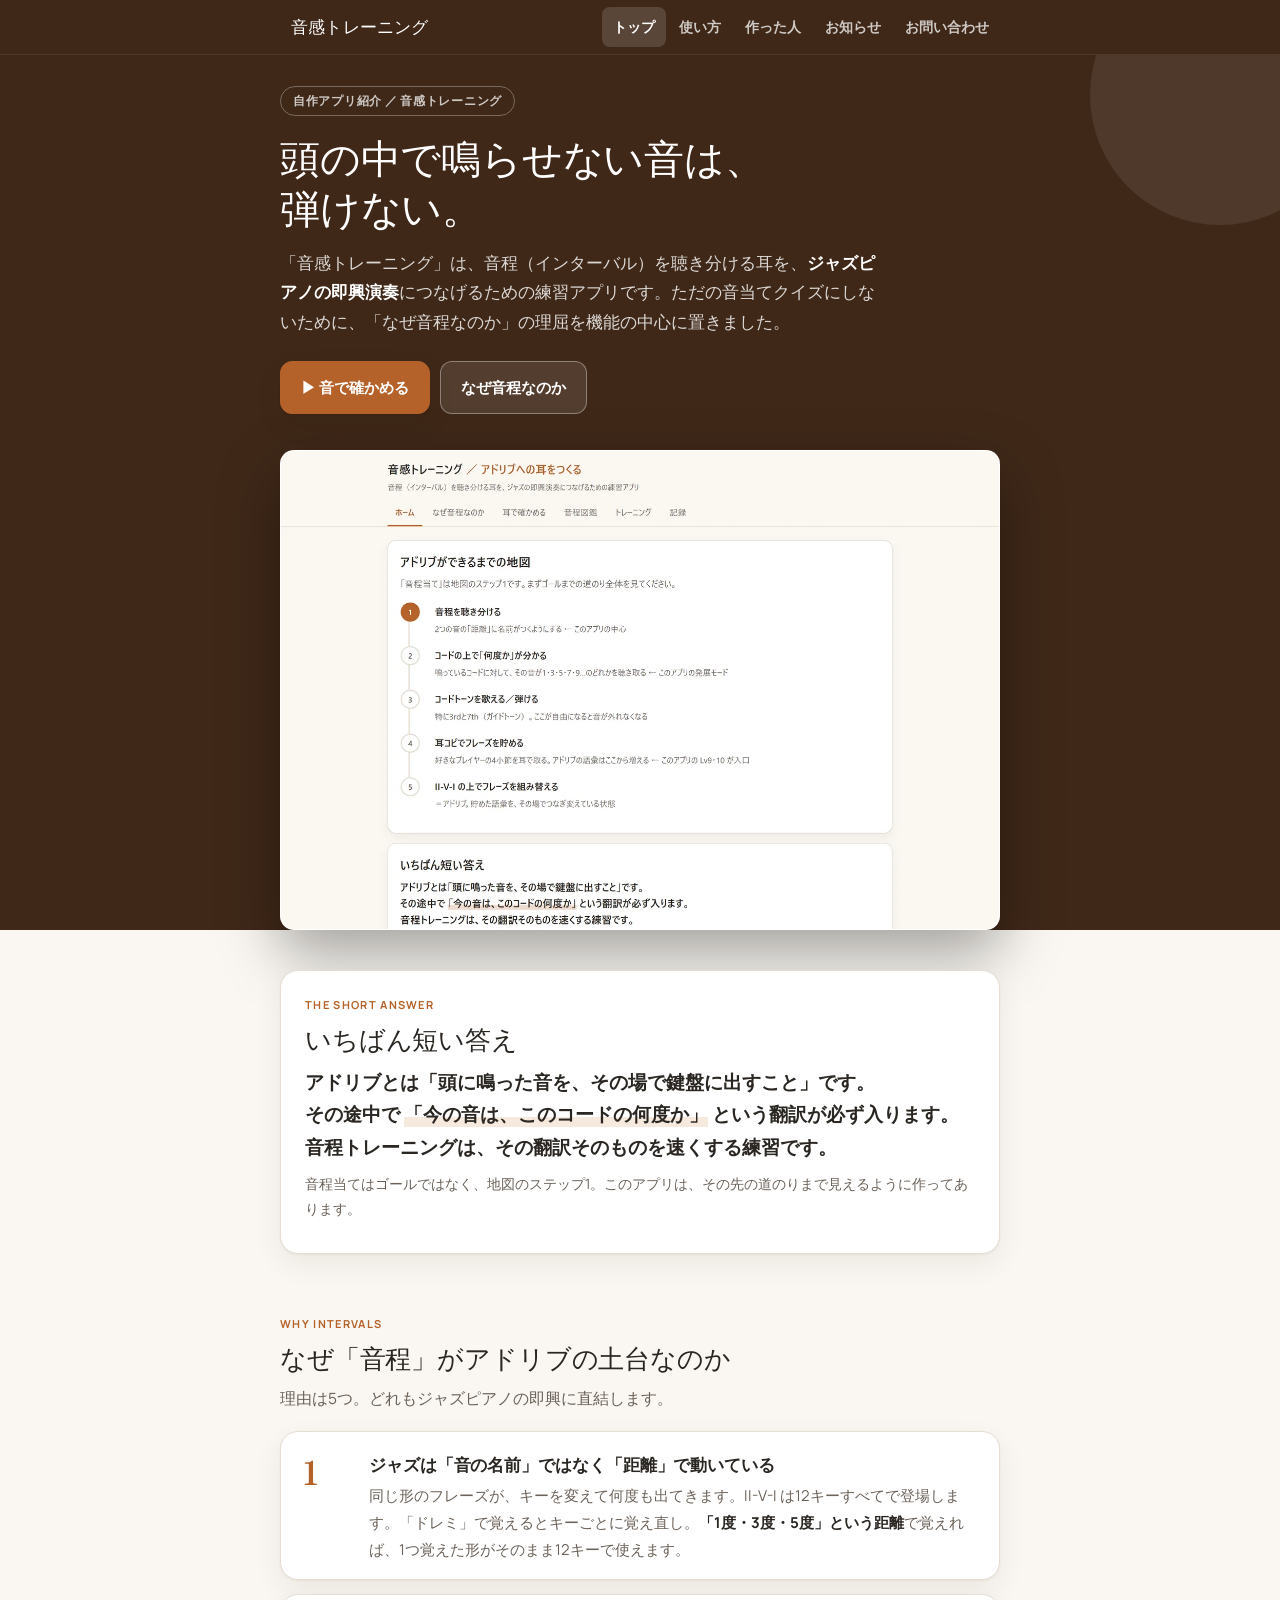
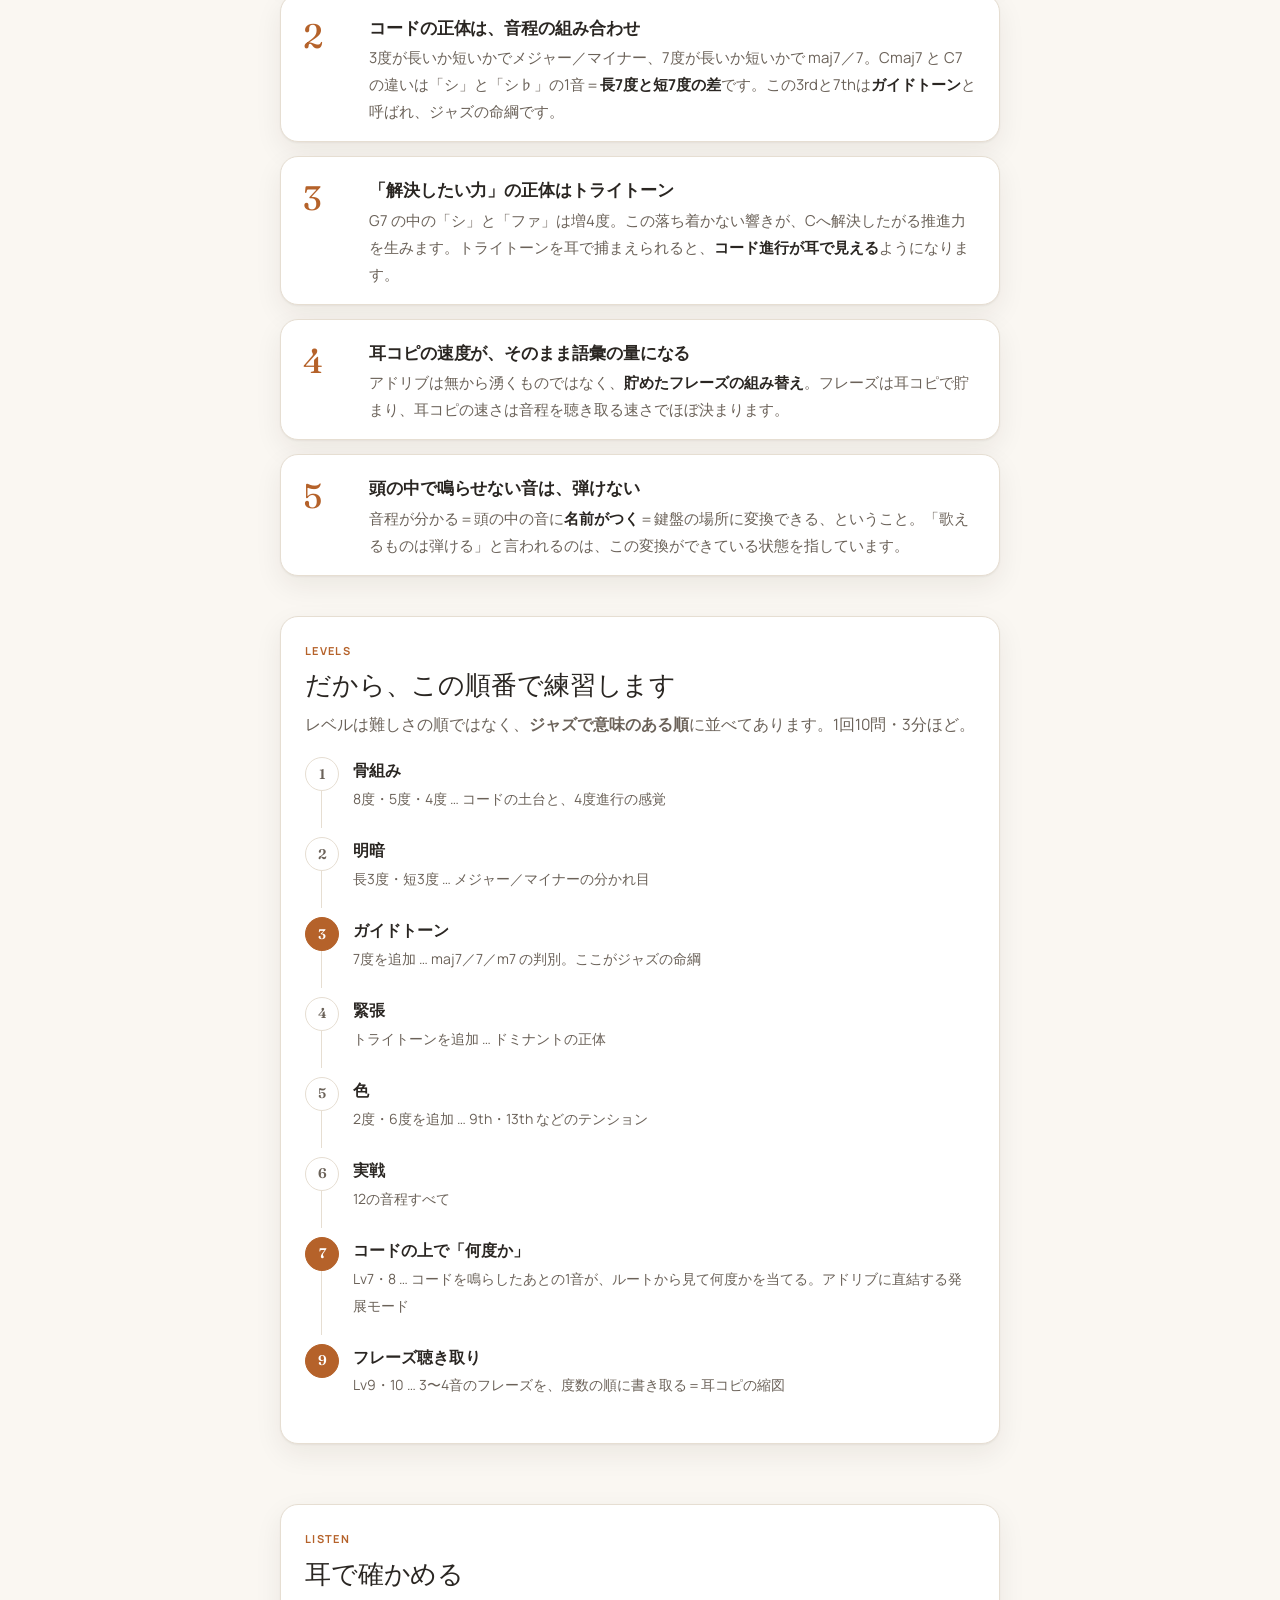
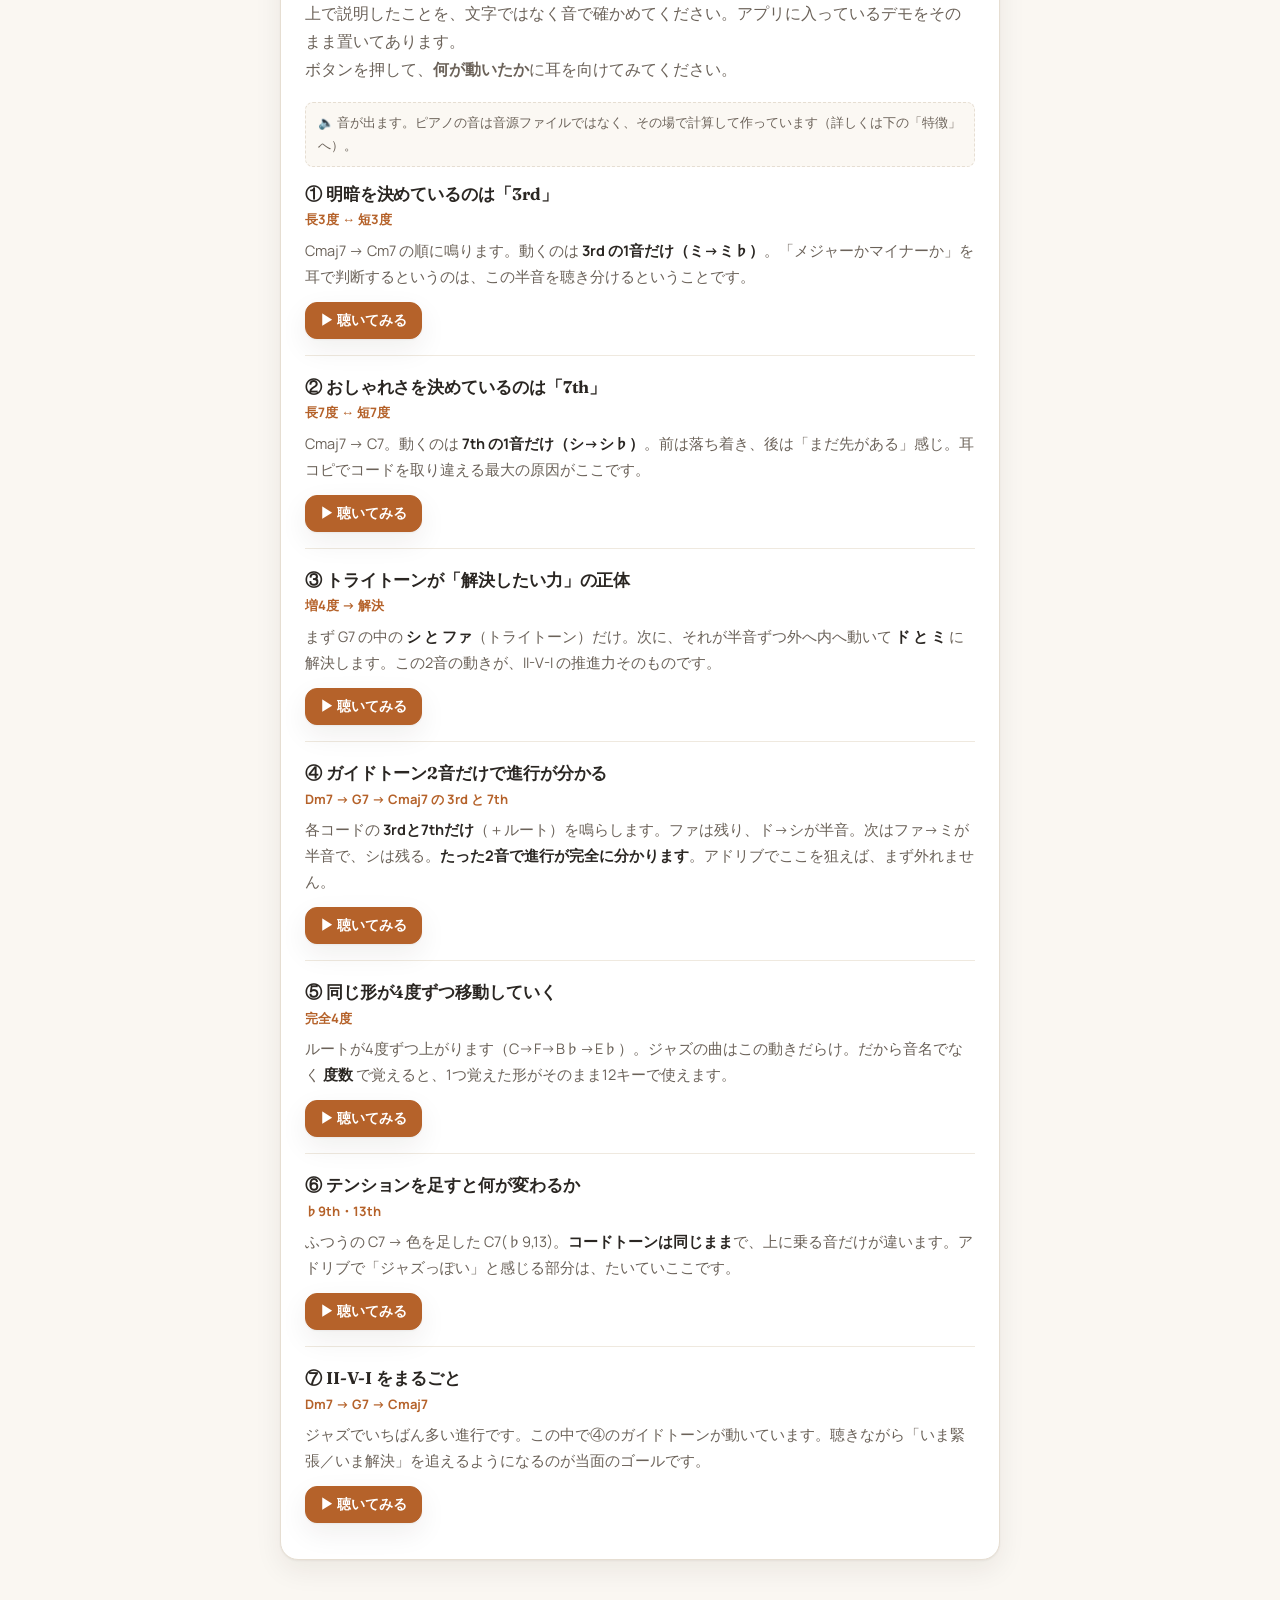
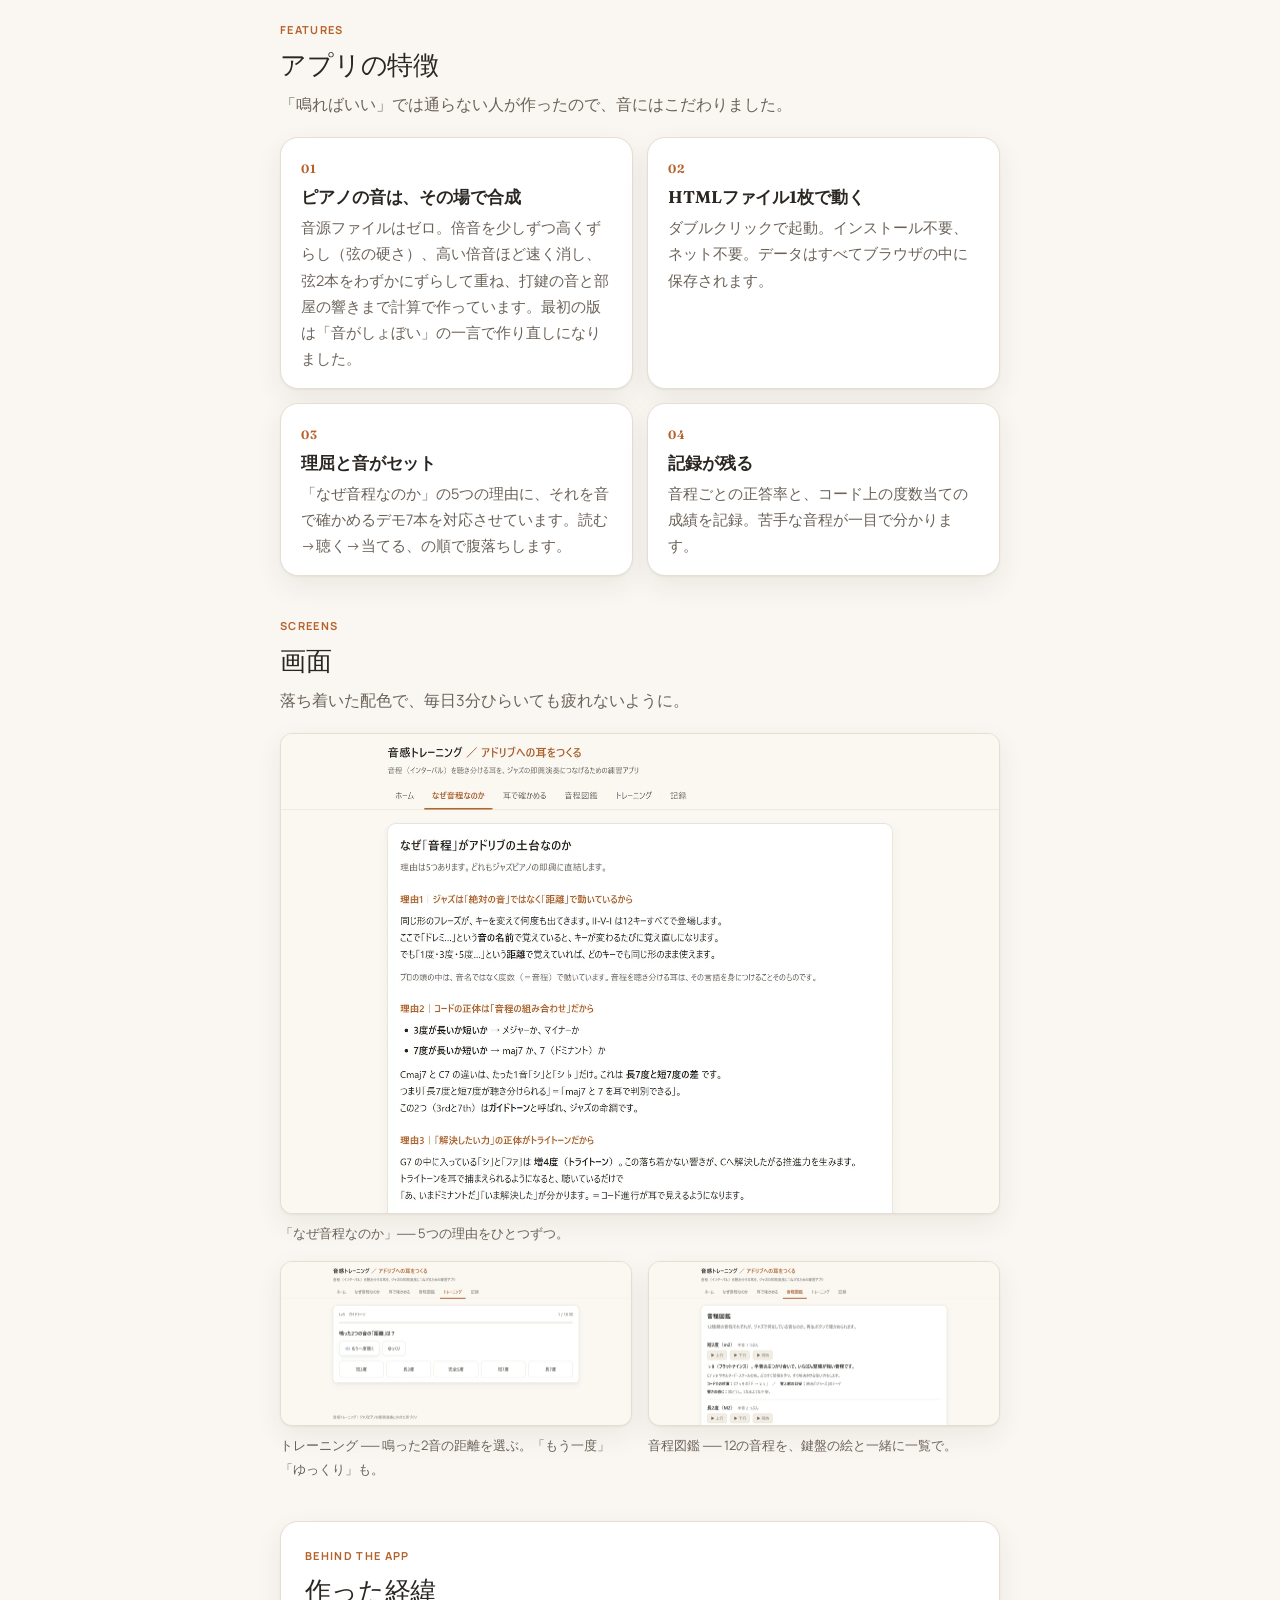
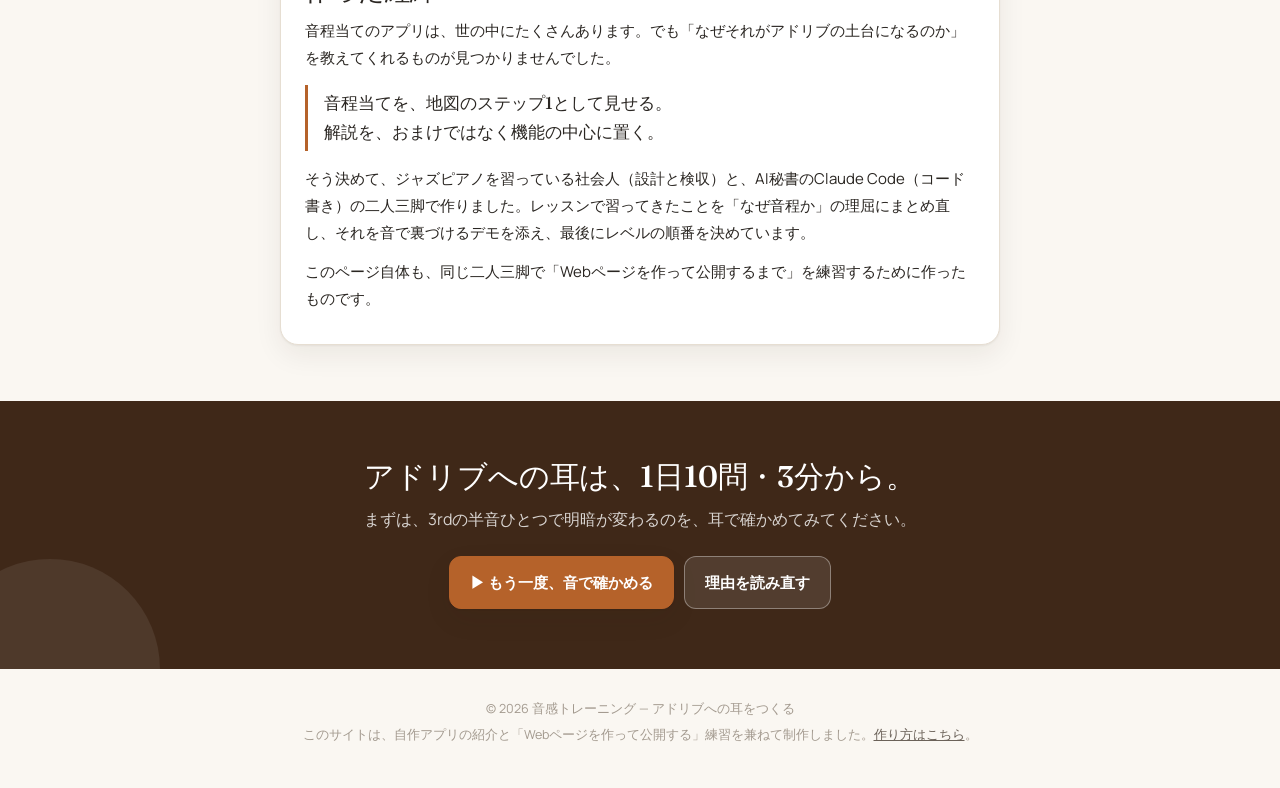
<file: docs/index.html>
<!doctype html>
<html lang="ja">
<head>
<meta charset="utf-8">
<meta name="viewport" content="width=device-width, initial-scale=1">
<!--
  全ページ共通の「枠」（テンプレート）。
  {{…}} の部分に build.py が各ページの中身を差し込んで docs/ に書き出します。
  ここを1か所直せば、全ページのヘッダー・フッターが一度に変わります。
-->
<title>音感トレーニング — アドリブへの耳をつくる｜自作アプリ紹介</title>
<meta name="description" content="音程（インターバル）を聴き分ける耳を、ジャズピアノの即興演奏につなげる練習アプリ「音感トレーニング」の紹介ページ。なぜ音程がアドリブの土台なのかを、文字と音で確かめられます。">
<meta property="og:type" content="website">
<meta property="og:title" content="音感トレーニング — アドリブへの耳をつくる｜自作アプリ紹介">
<meta property="og:description" content="音程（インターバル）を聴き分ける耳を、ジャズピアノの即興演奏につなげる練習アプリ「音感トレーニング」の紹介ページ。なぜ音程がアドリブの土台なのかを、文字と音で確かめられます。">
<meta property="og:site_name" content="音感トレーニング">
<meta property="og:locale" content="ja_JP">
<meta property="og:url" content="https://trust6236.github.io/onkan-lp/">
<meta property="og:image" content="https://trust6236.github.io/onkan-lp/images/ogp.jpg">
<meta property="og:image:width" content="1200">
<meta property="og:image:height" content="630">
<meta name="twitter:card" content="summary_large_image">
<link rel="canonical" href="https://trust6236.github.io/onkan-lp/">
<link rel="icon" href="favicon.svg" type="image/svg+xml">
<link rel="preconnect" href="https://fonts.googleapis.com">
<link rel="preconnect" href="https://fonts.gstatic.com" crossorigin>
<link href="https://fonts.googleapis.com/css2?family=Fraunces:opsz,wght@9..144,450;9..144,560;9..144,650&family=Manrope:wght@400;500;600;700&display=swap" rel="stylesheet">
<link rel="stylesheet" href="css/style.css">
</head>
<body>

<!-- ============ 共通ヘッダー（サイト名＋ページ一覧） ============ -->
<nav class="sitenav" aria-label="サイト内メニュー">
  <div class="wrap">
    <a class="brand" href="index.html">音感トレーニング</a>
    <ul>
      <li><a href="index.html" class="on">トップ</a></li>
      <li><a href="howto.html">使い方</a></li>
      <li><a href="about.html">作った人</a></li>
      <li><a href="news.html">お知らせ</a></li>
      <li><a href="contact.html">お問い合わせ</a></li>
    </ul>
  </div>
</nav>

<!--
  ============================================================
  トップページ（LP）の中身。全ページ共通の枠（ヘッダー・フッター）は
  templates/base.html にあり、build.py がこの中身をそこへ差し込みます。

  LPは、上から順に「読ませる順番」でセクションを並べた1枚のページ：
   ① ヒーロー     … 最初の3秒で「何のページか」と「一言」を伝える
   ② 短い答え     … いちばん言いたいことを3行で
   ③ 理由         … なぜそれが大事か（納得させる）
   ④ 手順         … だから、こう進める（具体化）
   ⑤ 体験         … 実際に音で確かめる（このページの独自性）
   ⑥ 特徴         … アプリのウリを4点
   ⑦ 画面         … 実物の見た目
   ⑧ 制作の話     … 誰が・なぜ作ったか（信頼）
   ⑨ CTA          … 最後にもう一度、行動をうながす
   （フッターは共通枠側）
  ============================================================
-->
<!-- ============ ① ヒーロー：最初の3秒で伝える ============ -->
<header class="hero">
  <div class="deco"></div>
  <div class="wrap">
    <span class="label">自作アプリ紹介 ／ 音感トレーニング</span>
    <h1>頭の中で鳴らせない音は、<br>弾けない。</h1>
    <p class="sub">「音感トレーニング」は、音程（インターバル）を聴き分ける耳を、<b>ジャズピアノの即興演奏</b>につなげるための練習アプリです。ただの音当てクイズにしないために、「なぜ音程なのか」の理屈を機能の中心に置きました。</p>
    <div class="row">
      <a class="btn primary" href="#demo">▶ 音で確かめる</a>
      <a class="btn onpanel" href="#why">なぜ音程なのか</a>
    </div>
    <div class="hero-shot">
      <img src="images/app-home.webp" alt="音感トレーニングのホーム画面。アドリブができるまでの地図が表示されている" width="1400" height="933">
    </div>
  </div>
</header>

<main>

<!-- ============ ② 短い答え：いちばん言いたいこと ============ -->
<section class="after-hero">
  <div class="wrap">
    <div class="card">
      <span class="eyebrow">The short answer</span>
      <h2>いちばん短い答え</h2>
      <p class="big">アドリブとは「頭に鳴った音を、その場で鍵盤に出すこと」です。<br>
      その途中で <span class="hl">「今の音は、このコードの何度か」</span> という翻訳が必ず入ります。<br>
      音程トレーニングは、その翻訳そのものを速くする練習です。</p>
      <p class="muted">音程当てはゴールではなく、地図のステップ1。このアプリは、その先の道のりまで見えるように作ってあります。</p>
    </div>
  </div>
</section>

<!-- ============ ③ 理由：なぜそれが大事か ============ -->
<section id="why">
  <div class="wrap">
    <span class="eyebrow">Why intervals</span>
    <h2>なぜ「音程」がアドリブの土台なのか</h2>
    <p class="lead">理由は5つ。どれもジャズピアノの即興に直結します。</p>
    <div class="reasons">
      <div class="reason"><div class="num">1</div><div>
        <h3>ジャズは「音の名前」ではなく「距離」で動いている</h3>
        <p>同じ形のフレーズが、キーを変えて何度も出てきます。II-V-I は12キーすべてで登場します。「ドレミ」で覚えるとキーごとに覚え直し。<b>「1度・3度・5度」という距離</b>で覚えれば、1つ覚えた形がそのまま12キーで使えます。</p>
      </div></div>
      <div class="reason"><div class="num">2</div><div>
        <h3>コードの正体は、音程の組み合わせ</h3>
        <p>3度が長いか短いかでメジャー／マイナー、7度が長いか短いかで maj7／7。Cmaj7 と C7 の違いは「シ」と「シ♭」の1音＝<b>長7度と短7度の差</b>です。この3rdと7thは<b>ガイドトーン</b>と呼ばれ、ジャズの命綱です。</p>
      </div></div>
      <div class="reason"><div class="num">3</div><div>
        <h3>「解決したい力」の正体はトライトーン</h3>
        <p>G7 の中の「シ」と「ファ」は増4度。この落ち着かない響きが、Cへ解決したがる推進力を生みます。トライトーンを耳で捕まえられると、<b>コード進行が耳で見える</b>ようになります。</p>
      </div></div>
      <div class="reason"><div class="num">4</div><div>
        <h3>耳コピの速度が、そのまま語彙の量になる</h3>
        <p>アドリブは無から湧くものではなく、<b>貯めたフレーズの組み替え</b>。フレーズは耳コピで貯まり、耳コピの速さは音程を聴き取る速さでほぼ決まります。</p>
      </div></div>
      <div class="reason"><div class="num">5</div><div>
        <h3>頭の中で鳴らせない音は、弾けない</h3>
        <p>音程が分かる＝頭の中の音に<b>名前がつく</b>＝鍵盤の場所に変換できる、ということ。「歌えるものは弾ける」と言われるのは、この変換ができている状態を指しています。</p>
      </div></div>
    </div>
  </div>
</section>

<!-- ============ ④ 手順：だから、この順番で ============ -->
<section id="levels">
  <div class="wrap">
    <div class="card">
      <span class="eyebrow">Levels</span>
      <h2>だから、この順番で練習します</h2>
      <p class="lead">レベルは難しさの順ではなく、<b>ジャズで意味のある順</b>に並べてあります。1回10問・3分ほど。</p>
      <ol class="steps">
        <li data-n="1"><b>骨組み</b><span>8度・5度・4度 … コードの土台と、4度進行の感覚</span></li>
        <li data-n="2"><b>明暗</b><span>長3度・短3度 … メジャー／マイナーの分かれ目</span></li>
        <li data-n="3" class="hot"><b>ガイドトーン</b><span>7度を追加 … maj7／7／m7 の判別。ここがジャズの命綱</span></li>
        <li data-n="4"><b>緊張</b><span>トライトーンを追加 … ドミナントの正体</span></li>
        <li data-n="5"><b>色</b><span>2度・6度を追加 … 9th・13th などのテンション</span></li>
        <li data-n="6"><b>実戦</b><span>12の音程すべて</span></li>
        <li data-n="7" class="hot"><b>コードの上で「何度か」</b><span>Lv7・8 … コードを鳴らしたあとの1音が、ルートから見て何度かを当てる。アドリブに直結する発展モード</span></li>
        <li data-n="9" class="hot"><b>フレーズ聴き取り</b><span>Lv9・10 … 3〜4音のフレーズを、度数の順に書き取る＝耳コピの縮図</span></li>
      </ol>
    </div>
  </div>
</section>

<!-- ============ ⑤ 体験：音で確かめる（このページの独自性） ============ -->
<section id="demo">
  <div class="wrap">
    <div class="card">
      <span class="eyebrow">Listen</span>
      <h2>耳で確かめる</h2>
      <p class="lead">上で説明したことを、文字ではなく音で確かめてください。アプリに入っているデモをそのまま置いてあります。<br>ボタンを押して、<b>何が動いたか</b>に耳を向けてみてください。</p>
      <p class="note">🔈 音が出ます。ピアノの音は音源ファイルではなく、その場で計算して作っています（詳しくは下の「特徴」へ）。</p>
      <div id="demo-list"></div>
    </div>
  </div>
</section>

<!-- ============ ⑥ 特徴：ウリを4点 ============ -->
<section id="features">
  <div class="wrap">
    <span class="eyebrow">Features</span>
    <h2>アプリの特徴</h2>
    <p class="lead">「鳴ればいい」では通らない人が作ったので、音にはこだわりました。</p>
    <div class="feats">
      <div class="feat"><div class="k">01</div><h3>ピアノの音は、その場で合成</h3><p>音源ファイルはゼロ。倍音を少しずつ高くずらし（弦の硬さ）、高い倍音ほど速く消し、弦2本をわずかにずらして重ね、打鍵の音と部屋の響きまで計算で作っています。最初の版は「音がしょぼい」の一言で作り直しになりました。</p></div>
      <div class="feat"><div class="k">02</div><h3>HTMLファイル1枚で動く</h3><p>ダブルクリックで起動。インストール不要、ネット不要。データはすべてブラウザの中に保存されます。</p></div>
      <div class="feat"><div class="k">03</div><h3>理屈と音がセット</h3><p>「なぜ音程なのか」の5つの理由に、それを音で確かめるデモ7本を対応させています。読む→聴く→当てる、の順で腹落ちします。</p></div>
      <div class="feat"><div class="k">04</div><h3>記録が残る</h3><p>音程ごとの正答率と、コード上の度数当ての成績を記録。苦手な音程が一目で分かります。</p></div>
    </div>
  </div>
</section>

<!-- ============ ⑦ 画面：実物の見た目 ============ -->
<section id="screens">
  <div class="wrap">
    <span class="eyebrow">Screens</span>
    <h2>画面</h2>
    <p class="lead">落ち着いた配色で、毎日3分ひらいても疲れないように。</p>
    <div class="shots">
      <figure class="shot wide"><img src="images/app-why.webp" alt="「なぜ音程なのか」の画面" width="1400" height="933" loading="lazy"><figcaption>「なぜ音程なのか」── 5つの理由をひとつずつ。</figcaption></figure>
      <figure class="shot"><img src="images/app-train.webp" alt="トレーニング（Lv3 ガイドトーン）の出題画面" width="1400" height="653" loading="lazy"><figcaption>トレーニング ── 鳴った2音の距離を選ぶ。「もう一度」「ゆっくり」も。</figcaption></figure>
      <figure class="shot"><img src="images/app-zukan.webp" alt="音程図鑑の画面" width="1400" height="653" loading="lazy"><figcaption>音程図鑑 ── 12の音程を、鍵盤の絵と一緒に一覧で。</figcaption></figure>
    </div>
  </div>
</section>

<!-- ============ ⑧ 制作の話：誰が、なぜ ============ -->
<section id="story">
  <div class="wrap">
    <div class="card story">
      <span class="eyebrow">Behind the app</span>
      <h2>作った経緯</h2>
      <p>音程当てのアプリは、世の中にたくさんあります。でも「なぜそれがアドリブの土台になるのか」を教えてくれるものが見つかりませんでした。</p>
      <p class="q">音程当てを、地図のステップ1として見せる。<br>解説を、おまけではなく機能の中心に置く。</p>
      <p>そう決めて、ジャズピアノを習っている社会人（設計と検収）と、AI秘書のClaude Code（コード書き）の二人三脚で作りました。レッスンで習ってきたことを「なぜ音程か」の理屈にまとめ直し、それを音で裏づけるデモを添え、最後にレベルの順番を決めています。</p>
      <p>このページ自体も、同じ二人三脚で「Webページを作って公開するまで」を練習するために作ったものです。</p>
    </div>
  </div>
</section>

</main>

<!-- ============ ⑨ CTA：最後にもう一度、行動をうながす ============ -->
<section class="cta">
  <div class="wrap">
    <h2>アドリブへの耳は、1日10問・3分から。</h2>
    <p>まずは、3rdの半音ひとつで明暗が変わるのを、耳で確かめてみてください。</p>
    <div class="row">
      <a class="btn primary" href="#demo">▶ もう一度、音で確かめる</a>
      <a class="btn onpanel" href="#why">理由を読み直す</a>
    </div>
  </div>
</section>


<!-- ============ 共通フッター ============ -->
<footer>
  <div class="wrap">
    <p>© 2026 音感トレーニング — アドリブへの耳をつくる</p>
    <p>このサイトは、自作アプリの紹介と「Webページを作って公開する」練習を兼ねて制作しました。<a href="about.html#making">作り方はこちら</a>。</p>
  </div>
</footer>

<script src="js/main.js"></script>
</body>
</html>
</file>
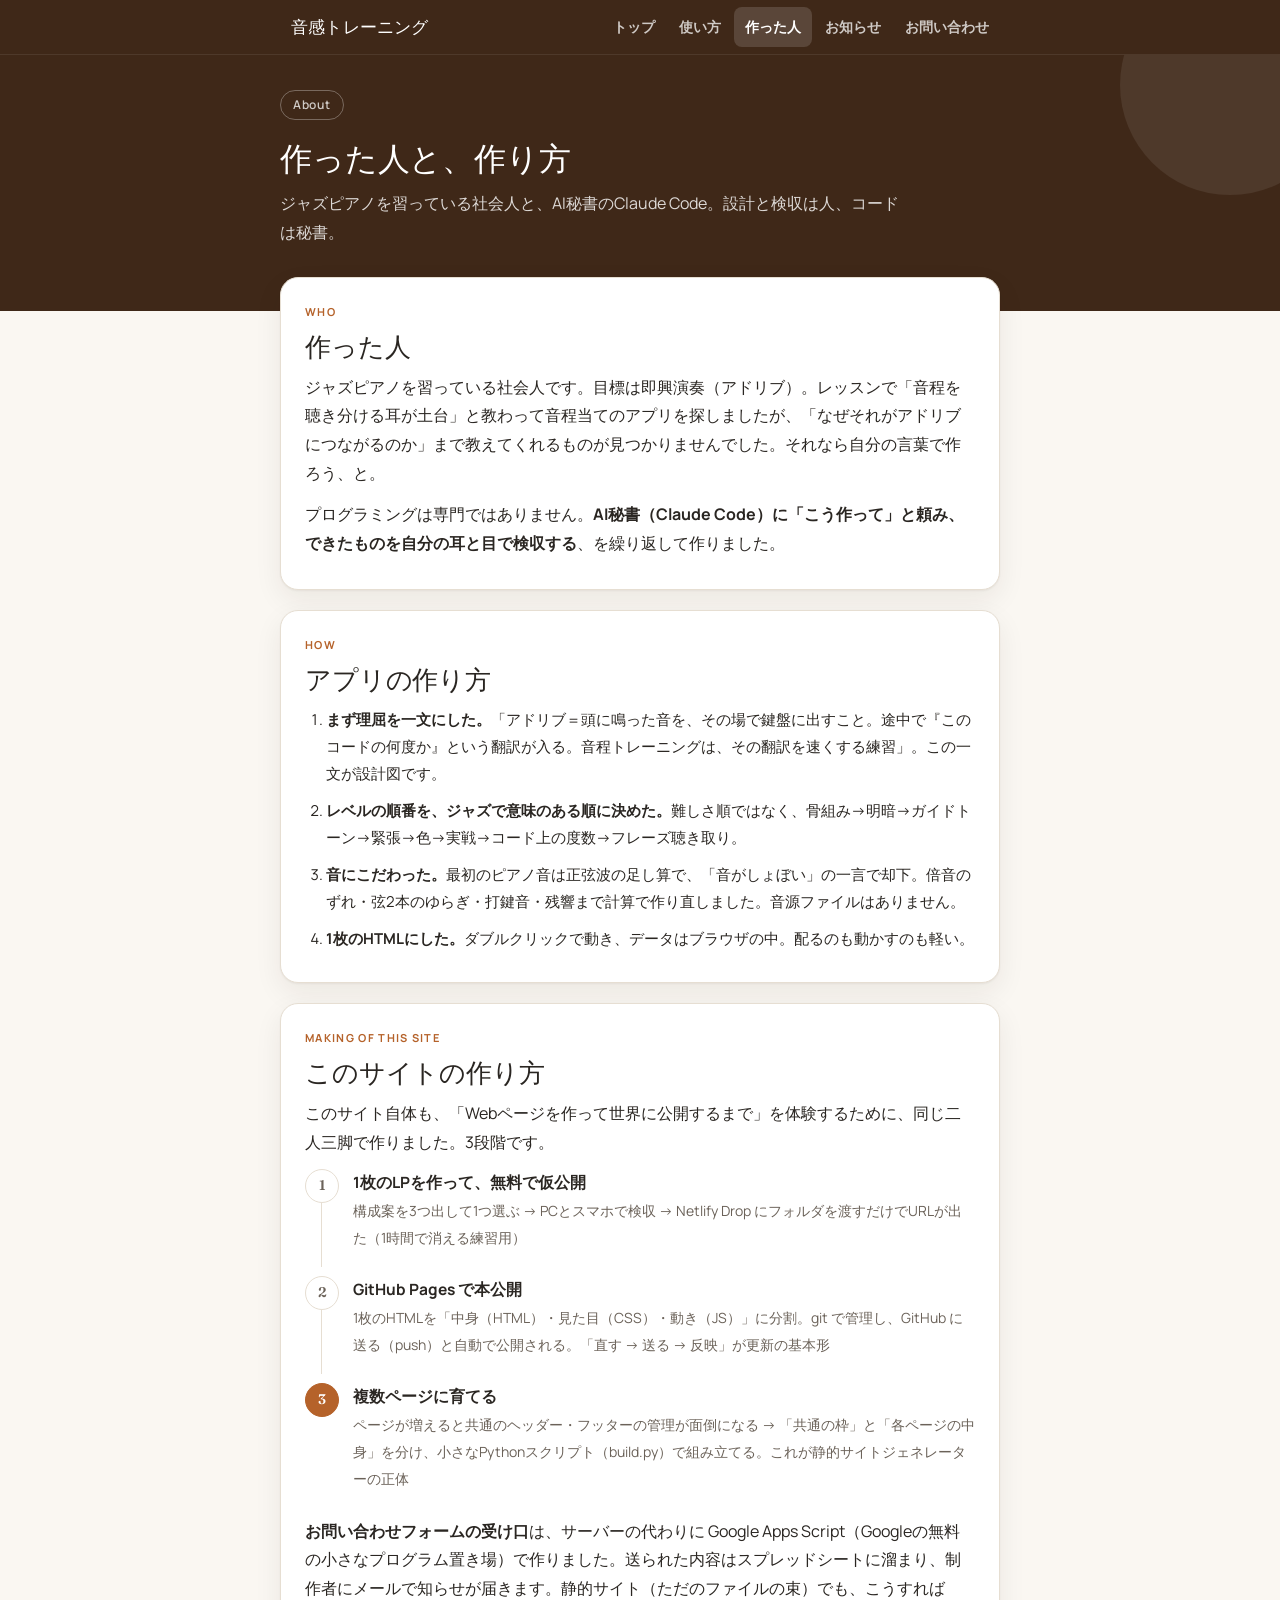
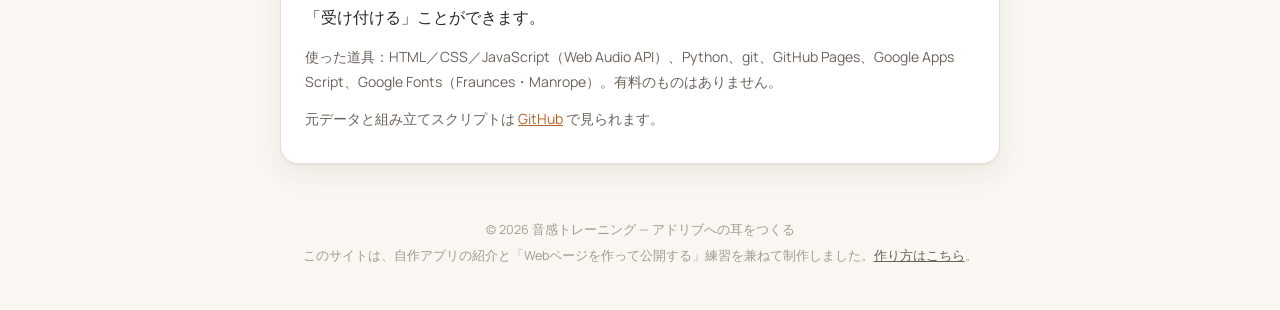
<file: docs/about.html>
<!doctype html>
<html lang="ja">
<head>
<meta charset="utf-8">
<meta name="viewport" content="width=device-width, initial-scale=1">
<!--
  全ページ共通の「枠」（テンプレート）。
  {{…}} の部分に build.py が各ページの中身を差し込んで docs/ に書き出します。
  ここを1か所直せば、全ページのヘッダー・フッターが一度に変わります。
-->
<title>作った人と、作り方｜音感トレーニング</title>
<meta name="description" content="音感トレーニングを作った人と作り方。ジャズピアノを習う社会人と、AI秘書（Claude Code）の二人三脚。この紹介サイト自体の作り方（LP→無料で仮公開→GitHub Pages→静的サイト生成）も。">
<meta property="og:type" content="website">
<meta property="og:title" content="作った人と、作り方">
<meta property="og:description" content="音感トレーニングを作った人と作り方。ジャズピアノを習う社会人と、AI秘書（Claude Code）の二人三脚。この紹介サイト自体の作り方（LP→無料で仮公開→GitHub Pages→静的サイト生成）も。">
<meta property="og:site_name" content="音感トレーニング">
<meta property="og:locale" content="ja_JP">
<meta property="og:url" content="https://trust6236.github.io/onkan-lp/about.html">
<meta property="og:image" content="https://trust6236.github.io/onkan-lp/images/ogp.jpg">
<meta property="og:image:width" content="1200">
<meta property="og:image:height" content="630">
<meta name="twitter:card" content="summary_large_image">
<link rel="canonical" href="https://trust6236.github.io/onkan-lp/about.html">
<link rel="icon" href="favicon.svg" type="image/svg+xml">
<link rel="preconnect" href="https://fonts.googleapis.com">
<link rel="preconnect" href="https://fonts.gstatic.com" crossorigin>
<link href="https://fonts.googleapis.com/css2?family=Fraunces:opsz,wght@9..144,450;9..144,560;9..144,650&family=Manrope:wght@400;500;600;700&display=swap" rel="stylesheet">
<link rel="stylesheet" href="css/style.css">
</head>
<body>

<!-- ============ 共通ヘッダー（サイト名＋ページ一覧） ============ -->
<nav class="sitenav" aria-label="サイト内メニュー">
  <div class="wrap">
    <a class="brand" href="index.html">音感トレーニング</a>
    <ul>
      <li><a href="index.html">トップ</a></li>
      <li><a href="howto.html">使い方</a></li>
      <li><a href="about.html" class="on">作った人</a></li>
      <li><a href="news.html">お知らせ</a></li>
      <li><a href="contact.html">お問い合わせ</a></li>
    </ul>
  </div>
</nav>

<header class="pagehero">
  <div class="wrap">
    <span class="label">About</span>
    <h1>作った人と、作り方</h1>
    <p class="sub">ジャズピアノを習っている社会人と、AI秘書のClaude Code。設計と検収は人、コードは秘書。</p>
  </div>
</header>

<main>
<section class="after-pagehero">
  <div class="wrap">

    <div class="card">
      <span class="eyebrow">Who</span>
      <h2>作った人</h2>
      <p>ジャズピアノを習っている社会人です。目標は即興演奏（アドリブ）。レッスンで「音程を聴き分ける耳が土台」と教わって音程当てのアプリを探しましたが、「なぜそれがアドリブにつながるのか」まで教えてくれるものが見つかりませんでした。それなら自分の言葉で作ろう、と。</p>
      <p>プログラミングは専門ではありません。<b>AI秘書（Claude Code）に「こう作って」と頼み、できたものを自分の耳と目で検収する</b>、を繰り返して作りました。</p>
    </div>

    <div class="card">
      <span class="eyebrow">How</span>
      <h2>アプリの作り方</h2>
      <ol>
        <li><b>まず理屈を一文にした。</b>「アドリブ＝頭に鳴った音を、その場で鍵盤に出すこと。途中で『このコードの何度か』という翻訳が入る。音程トレーニングは、その翻訳を速くする練習」。この一文が設計図です。</li>
        <li><b>レベルの順番を、ジャズで意味のある順に決めた。</b>難しさ順ではなく、骨組み→明暗→ガイドトーン→緊張→色→実戦→コード上の度数→フレーズ聴き取り。</li>
        <li><b>音にこだわった。</b>最初のピアノ音は正弦波の足し算で、「音がしょぼい」の一言で却下。倍音のずれ・弦2本のゆらぎ・打鍵音・残響まで計算で作り直しました。音源ファイルはありません。</li>
        <li><b>1枚のHTMLにした。</b>ダブルクリックで動き、データはブラウザの中。配るのも動かすのも軽い。</li>
      </ol>
    </div>

    <div class="card" id="making">
      <span class="eyebrow">Making of this site</span>
      <h2>このサイトの作り方</h2>
      <p>このサイト自体も、「Webページを作って世界に公開するまで」を体験するために、同じ二人三脚で作りました。3段階です。</p>
      <ol class="steps">
        <li data-n="1"><b>1枚のLPを作って、無料で仮公開</b><span>構成案を3つ出して1つ選ぶ → PCとスマホで検収 → Netlify Drop にフォルダを渡すだけでURLが出た（1時間で消える練習用）</span></li>
        <li data-n="2"><b>GitHub Pages で本公開</b><span>1枚のHTMLを「中身（HTML）・見た目（CSS）・動き（JS）」に分割。git で管理し、GitHub に送る（push）と自動で公開される。「直す → 送る → 反映」が更新の基本形</span></li>
        <li data-n="3" class="hot"><b>複数ページに育てる</b><span>ページが増えると共通のヘッダー・フッターの管理が面倒になる → 「共通の枠」と「各ページの中身」を分け、小さなPythonスクリプト（build.py）で組み立てる。これが静的サイトジェネレーターの正体</span></li>
      </ol>
      <p><b>お問い合わせフォームの受け口</b>は、サーバーの代わりに Google Apps Script（Googleの無料の小さなプログラム置き場）で作りました。送られた内容はスプレッドシートに溜まり、制作者にメールで知らせが届きます。静的サイト（ただのファイルの束）でも、こうすれば「受け付ける」ことができます。</p>
      <p class="muted">使った道具：HTML／CSS／JavaScript（Web Audio API）、Python、git、GitHub Pages、Google Apps Script、Google Fonts（Fraunces・Manrope）。有料のものはありません。</p>
      <p class="muted">元データと組み立てスクリプトは <a href="https://github.com/trust6236/onkan-lp">GitHub</a> で見られます。</p>
    </div>

  </div>
</section>
</main>


<!-- ============ 共通フッター ============ -->
<footer>
  <div class="wrap">
    <p>© 2026 音感トレーニング — アドリブへの耳をつくる</p>
    <p>このサイトは、自作アプリの紹介と「Webページを作って公開する」練習を兼ねて制作しました。<a href="about.html#making">作り方はこちら</a>。</p>
  </div>
</footer>

<script src="js/main.js"></script>
</body>
</html>
</file>
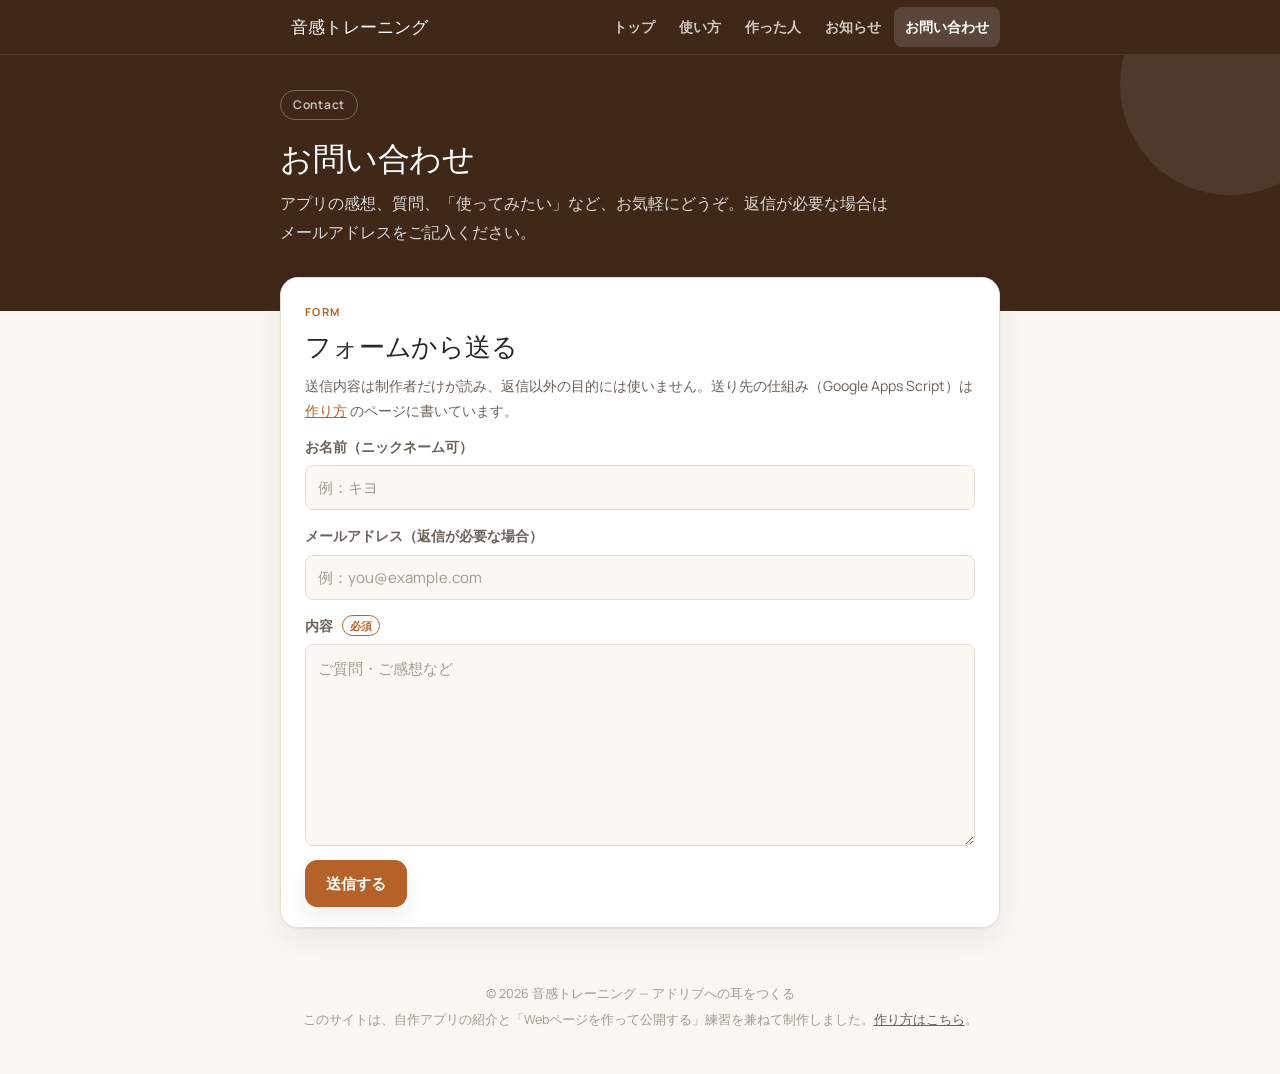
<file: docs/contact.html>
<!doctype html>
<html lang="ja">
<head>
<meta charset="utf-8">
<meta name="viewport" content="width=device-width, initial-scale=1">
<!--
  全ページ共通の「枠」（テンプレート）。
  {{…}} の部分に build.py が各ページの中身を差し込んで docs/ に書き出します。
  ここを1か所直せば、全ページのヘッダー・フッターが一度に変わります。
-->
<title>お問い合わせ｜音感トレーニング</title>
<meta name="description" content="音感トレーニングについてのご質問・ご感想はこちらから。">
<meta property="og:type" content="website">
<meta property="og:title" content="お問い合わせ">
<meta property="og:description" content="音感トレーニングについてのご質問・ご感想はこちらから。">
<meta property="og:site_name" content="音感トレーニング">
<meta property="og:locale" content="ja_JP">
<meta property="og:url" content="https://trust6236.github.io/onkan-lp/contact.html">
<meta property="og:image" content="https://trust6236.github.io/onkan-lp/images/ogp.jpg">
<meta property="og:image:width" content="1200">
<meta property="og:image:height" content="630">
<meta name="twitter:card" content="summary_large_image">
<link rel="canonical" href="https://trust6236.github.io/onkan-lp/contact.html">
<link rel="icon" href="favicon.svg" type="image/svg+xml">
<link rel="preconnect" href="https://fonts.googleapis.com">
<link rel="preconnect" href="https://fonts.gstatic.com" crossorigin>
<link href="https://fonts.googleapis.com/css2?family=Fraunces:opsz,wght@9..144,450;9..144,560;9..144,650&family=Manrope:wght@400;500;600;700&display=swap" rel="stylesheet">
<link rel="stylesheet" href="css/style.css">
</head>
<body>

<!-- ============ 共通ヘッダー（サイト名＋ページ一覧） ============ -->
<nav class="sitenav" aria-label="サイト内メニュー">
  <div class="wrap">
    <a class="brand" href="index.html">音感トレーニング</a>
    <ul>
      <li><a href="index.html">トップ</a></li>
      <li><a href="howto.html">使い方</a></li>
      <li><a href="about.html">作った人</a></li>
      <li><a href="news.html">お知らせ</a></li>
      <li><a href="contact.html" class="on">お問い合わせ</a></li>
    </ul>
  </div>
</nav>

<header class="pagehero">
  <div class="wrap">
    <span class="label">Contact</span>
    <h1>お問い合わせ</h1>
    <p class="sub">アプリの感想、質問、「使ってみたい」など、お気軽にどうぞ。返信が必要な場合はメールアドレスをご記入ください。</p>
  </div>
</header>

<main>
<section class="after-pagehero">
  <div class="wrap">
    <div class="card">
      <span class="eyebrow">Form</span>
      <h2>フォームから送る</h2>
      <p class="muted">送信内容は制作者だけが読み、返信以外の目的には使いません。送り先の仕組み（Google Apps Script）は <a href="about.html#making">作り方</a> のページに書いています。</p>

      <!-- 送信先は js/main.js の CONTACT_URL（Apps Script のウェブアプリURL） -->
      <form id="contact-form" class="cform" novalidate>
        <label>お名前（ニックネーム可）
          <input type="text" name="name" maxlength="80" autocomplete="name" placeholder="例：キヨ">
        </label>
        <label>メールアドレス（返信が必要な場合）
          <input type="email" name="email" maxlength="120" autocomplete="email" inputmode="email" placeholder="例：you@example.com">
        </label>
        <label>内容 <span class="req">必須</span>
          <textarea name="message" rows="7" maxlength="3000" required placeholder="ご質問・ご感想など"></textarea>
        </label>
        <!-- 人には見えない欄。ここに何か入っていたら自動送信（迷惑ボット）とみなして捨てる -->
        <div class="hp" aria-hidden="true"><label>Website<input type="text" name="website" tabindex="-1" autocomplete="off"></label></div>
        <div class="row">
          <button type="submit" class="btn primary">送信する</button>
          <span class="muted" id="form-status" role="status" aria-live="polite"></span>
        </div>
      </form>
    </div>
  </div>
</section>
</main>


<!-- ============ 共通フッター ============ -->
<footer>
  <div class="wrap">
    <p>© 2026 音感トレーニング — アドリブへの耳をつくる</p>
    <p>このサイトは、自作アプリの紹介と「Webページを作って公開する」練習を兼ねて制作しました。<a href="about.html#making">作り方はこちら</a>。</p>
  </div>
</footer>

<script src="js/main.js"></script>
</body>
</html>
</file>
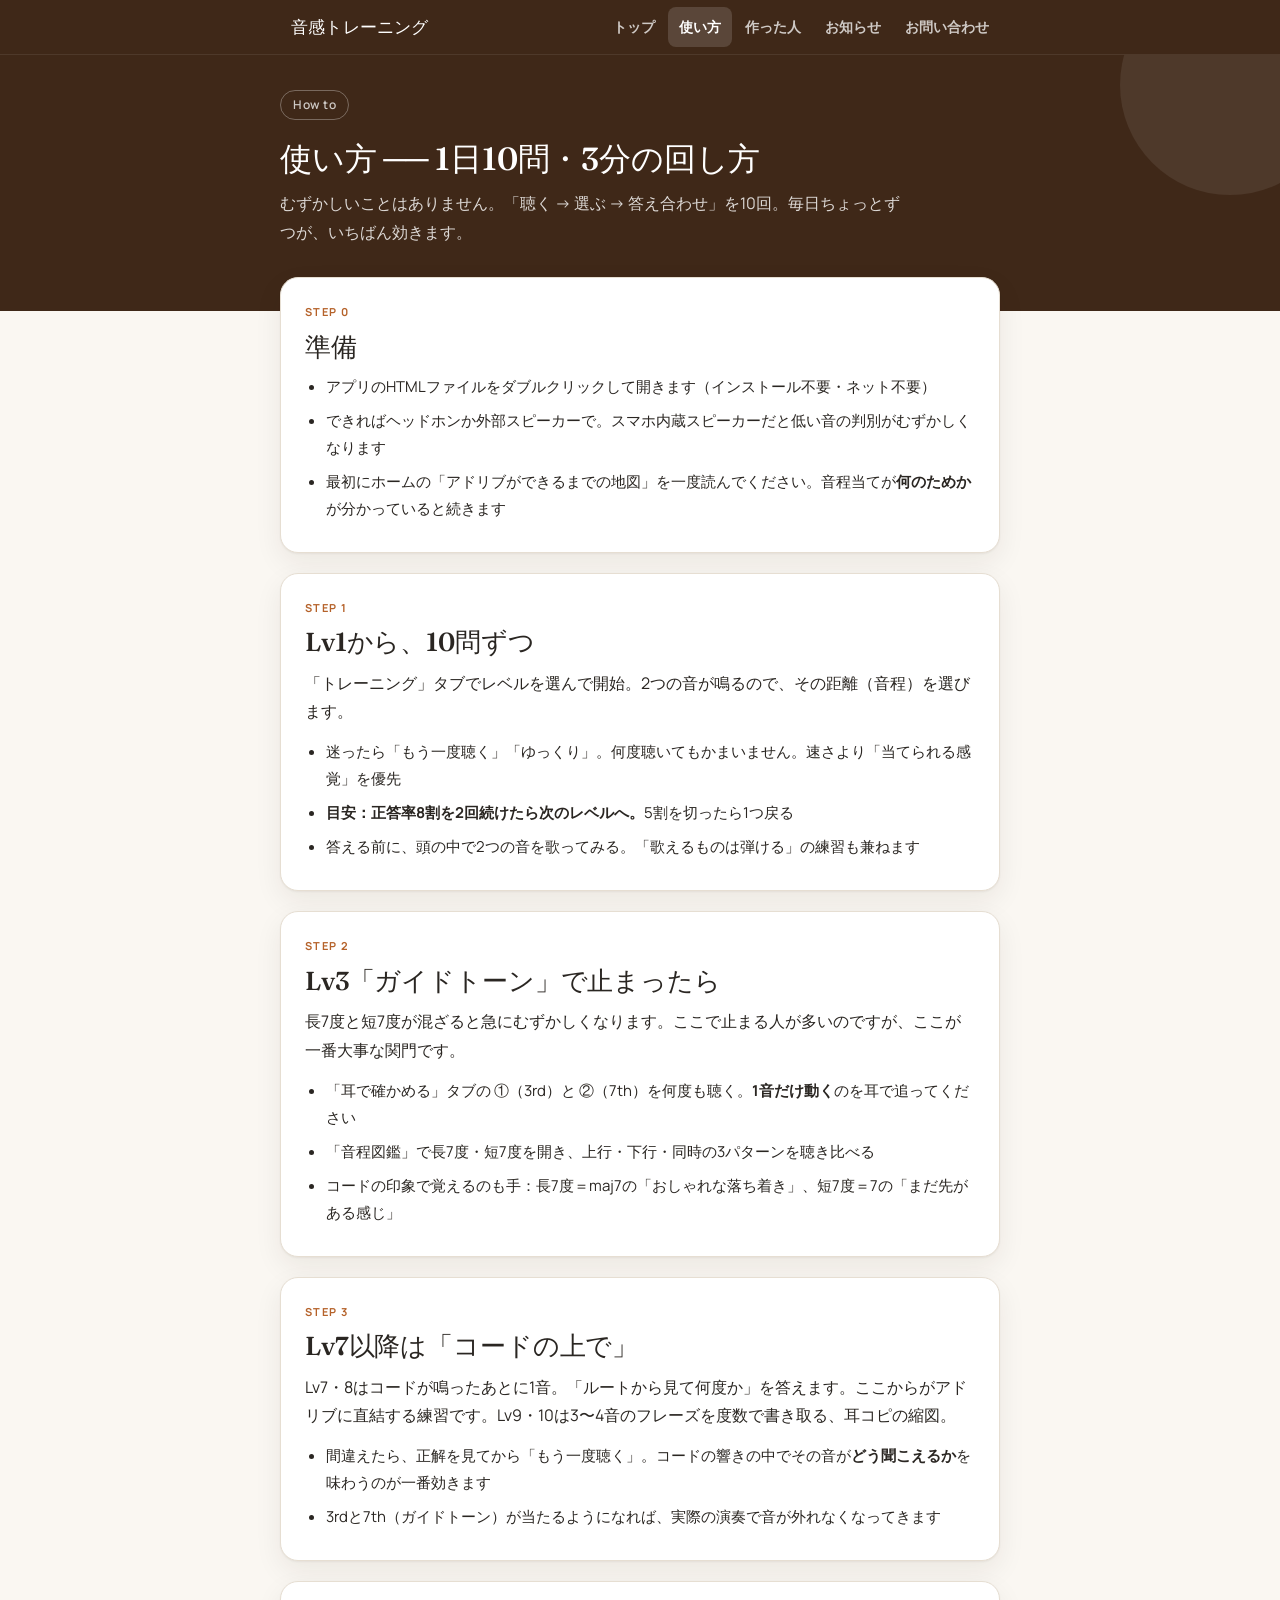
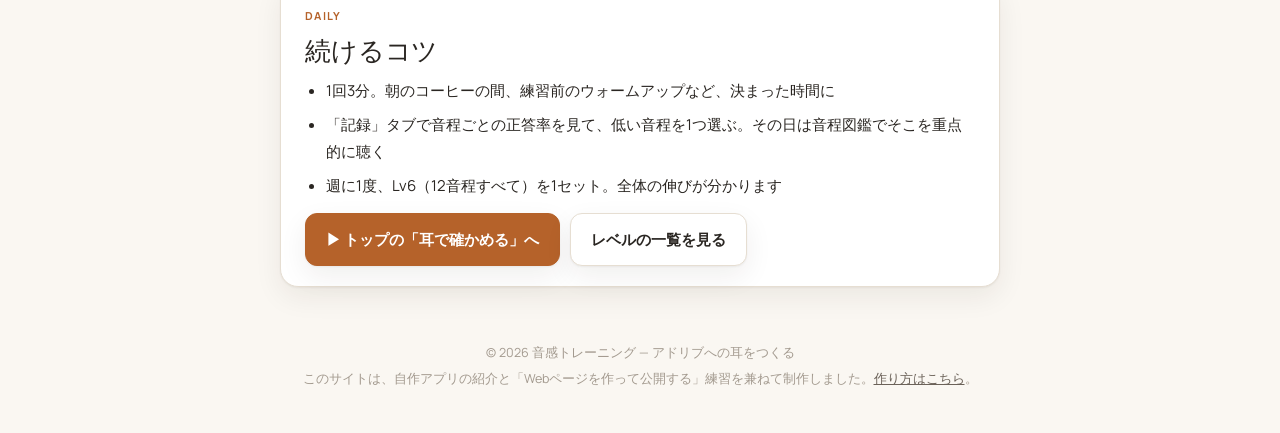
<file: docs/howto.html>
<!doctype html>
<html lang="ja">
<head>
<meta charset="utf-8">
<meta name="viewport" content="width=device-width, initial-scale=1">
<!--
  全ページ共通の「枠」（テンプレート）。
  {{…}} の部分に build.py が各ページの中身を差し込んで docs/ に書き出します。
  ここを1か所直せば、全ページのヘッダー・フッターが一度に変わります。
-->
<title>使い方｜音感トレーニング</title>
<meta name="description" content="音感トレーニングの進め方。1日10問・3分の回し方、レベルの上げどき、Lv3で止まったときの手当て、続けるコツ。">
<meta property="og:type" content="website">
<meta property="og:title" content="使い方">
<meta property="og:description" content="音感トレーニングの進め方。1日10問・3分の回し方、レベルの上げどき、Lv3で止まったときの手当て、続けるコツ。">
<meta property="og:site_name" content="音感トレーニング">
<meta property="og:locale" content="ja_JP">
<meta property="og:url" content="https://trust6236.github.io/onkan-lp/howto.html">
<meta property="og:image" content="https://trust6236.github.io/onkan-lp/images/ogp.jpg">
<meta property="og:image:width" content="1200">
<meta property="og:image:height" content="630">
<meta name="twitter:card" content="summary_large_image">
<link rel="canonical" href="https://trust6236.github.io/onkan-lp/howto.html">
<link rel="icon" href="favicon.svg" type="image/svg+xml">
<link rel="preconnect" href="https://fonts.googleapis.com">
<link rel="preconnect" href="https://fonts.gstatic.com" crossorigin>
<link href="https://fonts.googleapis.com/css2?family=Fraunces:opsz,wght@9..144,450;9..144,560;9..144,650&family=Manrope:wght@400;500;600;700&display=swap" rel="stylesheet">
<link rel="stylesheet" href="css/style.css">
</head>
<body>

<!-- ============ 共通ヘッダー（サイト名＋ページ一覧） ============ -->
<nav class="sitenav" aria-label="サイト内メニュー">
  <div class="wrap">
    <a class="brand" href="index.html">音感トレーニング</a>
    <ul>
      <li><a href="index.html">トップ</a></li>
      <li><a href="howto.html" class="on">使い方</a></li>
      <li><a href="about.html">作った人</a></li>
      <li><a href="news.html">お知らせ</a></li>
      <li><a href="contact.html">お問い合わせ</a></li>
    </ul>
  </div>
</nav>

<!-- 下層ページの型：濃い面（pagehero）に見出し → 白いカードを重ねて中身 -->
<header class="pagehero">
  <div class="wrap">
    <span class="label">How to</span>
    <h1>使い方 ── 1日10問・3分の回し方</h1>
    <p class="sub">むずかしいことはありません。「聴く → 選ぶ → 答え合わせ」を10回。毎日ちょっとずつが、いちばん効きます。</p>
  </div>
</header>

<main>
<section class="after-pagehero">
  <div class="wrap">

    <div class="card">
      <span class="eyebrow">Step 0</span>
      <h2>準備</h2>
      <ul>
        <li>アプリのHTMLファイルをダブルクリックして開きます（インストール不要・ネット不要）</li>
        <li>できればヘッドホンか外部スピーカーで。スマホ内蔵スピーカーだと低い音の判別がむずかしくなります</li>
        <li>最初にホームの「アドリブができるまでの地図」を一度読んでください。音程当てが<b>何のためか</b>が分かっていると続きます</li>
      </ul>
    </div>

    <div class="card">
      <span class="eyebrow">Step 1</span>
      <h2>Lv1から、10問ずつ</h2>
      <p>「トレーニング」タブでレベルを選んで開始。2つの音が鳴るので、その距離（音程）を選びます。</p>
      <ul>
        <li>迷ったら「もう一度聴く」「ゆっくり」。何度聴いてもかまいません。速さより「当てられる感覚」を優先</li>
        <li><b>目安：正答率8割を2回続けたら次のレベルへ。</b>5割を切ったら1つ戻る</li>
        <li>答える前に、頭の中で2つの音を歌ってみる。「歌えるものは弾ける」の練習も兼ねます</li>
      </ul>
    </div>

    <div class="card">
      <span class="eyebrow">Step 2</span>
      <h2>Lv3「ガイドトーン」で止まったら</h2>
      <p>長7度と短7度が混ざると急にむずかしくなります。ここで止まる人が多いのですが、ここが一番大事な関門です。</p>
      <ul>
        <li>「耳で確かめる」タブの ①（3rd）と ②（7th）を何度も聴く。<b>1音だけ動く</b>のを耳で追ってください</li>
        <li>「音程図鑑」で長7度・短7度を開き、上行・下行・同時の3パターンを聴き比べる</li>
        <li>コードの印象で覚えるのも手：長7度＝maj7の「おしゃれな落ち着き」、短7度＝7の「まだ先がある感じ」</li>
      </ul>
    </div>

    <div class="card">
      <span class="eyebrow">Step 3</span>
      <h2>Lv7以降は「コードの上で」</h2>
      <p>Lv7・8はコードが鳴ったあとに1音。「ルートから見て何度か」を答えます。ここからがアドリブに直結する練習です。Lv9・10は3〜4音のフレーズを度数で書き取る、耳コピの縮図。</p>
      <ul>
        <li>間違えたら、正解を見てから「もう一度聴く」。コードの響きの中でその音が<b>どう聞こえるか</b>を味わうのが一番効きます</li>
        <li>3rdと7th（ガイドトーン）が当たるようになれば、実際の演奏で音が外れなくなってきます</li>
      </ul>
    </div>

    <div class="card">
      <span class="eyebrow">Daily</span>
      <h2>続けるコツ</h2>
      <ul>
        <li>1回3分。朝のコーヒーの間、練習前のウォームアップなど、決まった時間に</li>
        <li>「記録」タブで音程ごとの正答率を見て、低い音程を1つ選ぶ。その日は音程図鑑でそこを重点的に聴く</li>
        <li>週に1度、Lv6（12音程すべて）を1セット。全体の伸びが分かります</li>
      </ul>
      <div class="row" style="margin-top:14px">
        <a class="btn primary" href="index.html#demo">▶ トップの「耳で確かめる」へ</a>
        <a class="btn" href="index.html#levels">レベルの一覧を見る</a>
      </div>
    </div>

  </div>
</section>
</main>


<!-- ============ 共通フッター ============ -->
<footer>
  <div class="wrap">
    <p>© 2026 音感トレーニング — アドリブへの耳をつくる</p>
    <p>このサイトは、自作アプリの紹介と「Webページを作って公開する」練習を兼ねて制作しました。<a href="about.html#making">作り方はこちら</a>。</p>
  </div>
</footer>

<script src="js/main.js"></script>
</body>
</html>
</file>
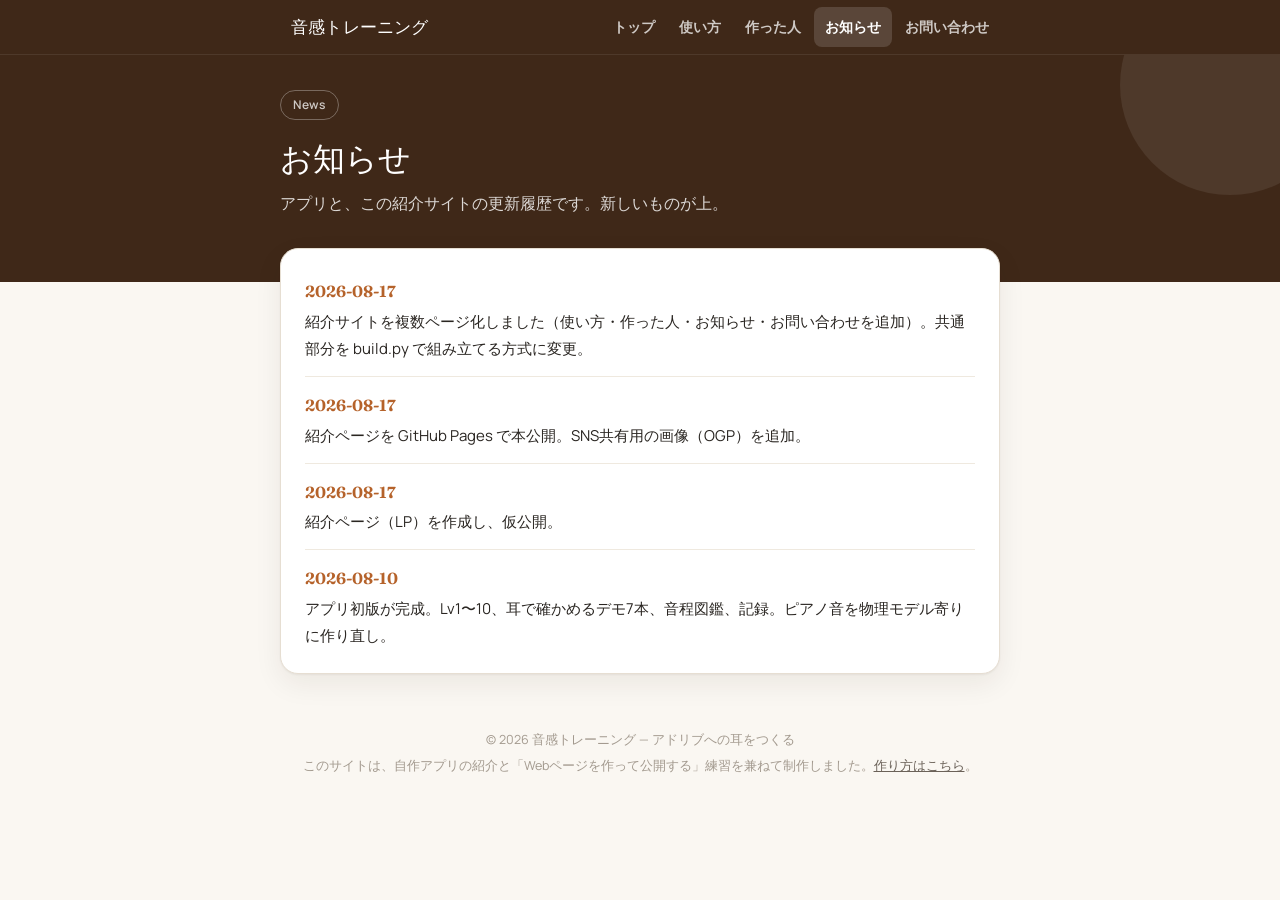
<file: docs/news.html>
<!doctype html>
<html lang="ja">
<head>
<meta charset="utf-8">
<meta name="viewport" content="width=device-width, initial-scale=1">
<!--
  全ページ共通の「枠」（テンプレート）。
  {{…}} の部分に build.py が各ページの中身を差し込んで docs/ に書き出します。
  ここを1か所直せば、全ページのヘッダー・フッターが一度に変わります。
-->
<title>お知らせ｜音感トレーニング</title>
<meta name="description" content="音感トレーニングと、この紹介サイトの更新履歴。">
<meta property="og:type" content="website">
<meta property="og:title" content="お知らせ">
<meta property="og:description" content="音感トレーニングと、この紹介サイトの更新履歴。">
<meta property="og:site_name" content="音感トレーニング">
<meta property="og:locale" content="ja_JP">
<meta property="og:url" content="https://trust6236.github.io/onkan-lp/news.html">
<meta property="og:image" content="https://trust6236.github.io/onkan-lp/images/ogp.jpg">
<meta property="og:image:width" content="1200">
<meta property="og:image:height" content="630">
<meta name="twitter:card" content="summary_large_image">
<link rel="canonical" href="https://trust6236.github.io/onkan-lp/news.html">
<link rel="icon" href="favicon.svg" type="image/svg+xml">
<link rel="preconnect" href="https://fonts.googleapis.com">
<link rel="preconnect" href="https://fonts.gstatic.com" crossorigin>
<link href="https://fonts.googleapis.com/css2?family=Fraunces:opsz,wght@9..144,450;9..144,560;9..144,650&family=Manrope:wght@400;500;600;700&display=swap" rel="stylesheet">
<link rel="stylesheet" href="css/style.css">
</head>
<body>

<!-- ============ 共通ヘッダー（サイト名＋ページ一覧） ============ -->
<nav class="sitenav" aria-label="サイト内メニュー">
  <div class="wrap">
    <a class="brand" href="index.html">音感トレーニング</a>
    <ul>
      <li><a href="index.html">トップ</a></li>
      <li><a href="howto.html">使い方</a></li>
      <li><a href="about.html">作った人</a></li>
      <li><a href="news.html" class="on">お知らせ</a></li>
      <li><a href="contact.html">お問い合わせ</a></li>
    </ul>
  </div>
</nav>

<header class="pagehero">
  <div class="wrap">
    <span class="label">News</span>
    <h1>お知らせ</h1>
    <p class="sub">アプリと、この紹介サイトの更新履歴です。新しいものが上。</p>
  </div>
</header>

<main>
<section class="after-pagehero">
  <div class="wrap">
    <div class="card">
      <!-- 1件＝ <dt>日付</dt><dd>内容</dd> の2行。増やすときは一番上に足す -->
      <dl class="news">
        <dt>2026-08-17</dt><dd>紹介サイトを複数ページ化しました（使い方・作った人・お知らせ・お問い合わせを追加）。共通部分を build.py で組み立てる方式に変更。</dd>
        <dt>2026-08-17</dt><dd>紹介ページを GitHub Pages で本公開。SNS共有用の画像（OGP）を追加。</dd>
        <dt>2026-08-17</dt><dd>紹介ページ（LP）を作成し、仮公開。</dd>
        <dt>2026-08-10</dt><dd>アプリ初版が完成。Lv1〜10、耳で確かめるデモ7本、音程図鑑、記録。ピアノ音を物理モデル寄りに作り直し。</dd>
      </dl>
    </div>
  </div>
</section>
</main>


<!-- ============ 共通フッター ============ -->
<footer>
  <div class="wrap">
    <p>© 2026 音感トレーニング — アドリブへの耳をつくる</p>
    <p>このサイトは、自作アプリの紹介と「Webページを作って公開する」練習を兼ねて制作しました。<a href="about.html#making">作り方はこちら</a>。</p>
  </div>
</footer>

<script src="js/main.js"></script>
</body>
</html>
</file>
<file: docs/css/style.css>
/* 音感トレーニング紹介サイト — 見た目の定義（全ページ共通。templates/base.html から読み込まれる） */
  /* ---------- 色と寸法は全部ここで決める（直接カラーコードを書かない） ---------- */
  :root{
    --paper: #faf7f2;          /* 背景：うすいクリーム */
    --card: #ffffff;
    --card-raised: #fbf8f3;
    --ink: #2a2622;            /* 文字：黒に近い茶グレー */
    --ink-soft: #6b6259;
    --ink-faint: #a39a8f;
    --line: #e6ded2;
    --line-soft: #efe9df;
    --accent: #b5622a;         /* 差し色：テラコッタ（アプリと同じ） */
    --accent-strong: #944e20;
    --accent-soft: #f6e9de;
    --panel: #3f2818;          /* 濃い面：焦げ茶 */
    --panel-ink: #ffffff;
    --shadow: 0 1px 2px rgba(40,25,10,0.05), 0 10px 28px rgba(40,25,10,0.07);
    --radius-lg: 18px;
    --radius-md: 12px;
    --radius-sm: 8px;
    --serif: "Fraunces", "Hiragino Mincho ProN", "Yu Mincho", serif;
    --sans:  "Manrope", "Hiragino Kaku Gothic ProN", "Yu Gothic", "Meiryo", sans-serif;
  }
  @media (prefers-color-scheme: dark){
    :root{
      --paper: #171513;
      --card: #211e1b;
      --card-raised: #26221e;
      --ink: #efe9e1;
      --ink-soft: #a99e92;
      --ink-faint: #6f665d;
      --line: #39332d;
      --line-soft: #2c2723;
      --accent: #e08a4a;
      --accent-strong: #f0a262;
      --accent-soft: #3a2a1f;
      --panel: #2a1a10;
      --shadow: 0 1px 2px rgba(0,0,0,0.3), 0 10px 28px rgba(0,0,0,0.4);
    }
  }

  *{ box-sizing: border-box; }
  html{ scroll-behavior: smooth; }
  body{
    margin: 0;
    background: var(--paper);
    color: var(--ink);
    font-family: var(--sans);
    font-size: 16px;
    line-height: 1.8;
    -webkit-font-smoothing: antialiased;
  }
  ::selection{ background: var(--accent-soft); }
  a{ color: var(--accent); }
  p{ margin: 0 0 12px; }

  /* ページ幅は760px。狭すぎると文字が折り返して安っぽく見える */
  .wrap{ max-width: 760px; margin: 0 auto; padding: 0 20px; }

  /* 見出しと数字はセリフ体、本文はサンセリフ。この対比が「ちゃんとした感」を作る */
  h1, h2, h3, .num{ font-family: var(--serif); font-optical-sizing: auto; letter-spacing: -0.005em; }
  h1, h2{ word-break: auto-phrase; }   /* 日本語を文節で折り返す（対応ブラウザのみ） */
  h2{ font-size: 26px; font-weight: 560; margin: 0 0 8px; line-height: 1.35; text-wrap: balance; }
  h3{ font-size: 17px; font-weight: 650; margin: 0 0 4px; line-height: 1.5; }
  .eyebrow{
    display: block; font-size: 11px; font-weight: 700; letter-spacing: 0.12em;
    text-transform: uppercase; color: var(--accent); margin-bottom: 8px;
  }
  .lead{ color: var(--ink-soft); font-size: 15.5px; margin-bottom: 18px; }
  .muted{ color: var(--ink-soft); font-size: 14px; }
  .num{ font-variant-numeric: tabular-nums; }

  /* ---------- ボタン（主ボタンだけ差し色。それ以外は控えめ） ---------- */
  .btn{
    display: inline-flex; align-items: center; gap: 8px;
    font-family: inherit; font-size: 15px; font-weight: 600;
    padding: 12px 20px; border-radius: var(--radius-md);
    border: 1.5px solid var(--line); background: var(--card); color: var(--ink);
    text-decoration: none; cursor: pointer; box-shadow: var(--shadow);
    transition: transform .15s ease, border-color .15s ease, background .15s ease, opacity .15s ease;
  }
  .btn:hover{ transform: translateY(-1px); border-color: var(--accent); }
  .btn.primary{ background: var(--accent); border-color: var(--accent); color: #fff; }
  .btn.primary:hover{ background: var(--accent-strong); border-color: var(--accent-strong); }
  .btn.onpanel{ background: rgba(255,255,255,0.10); border-color: rgba(255,255,255,0.35); color: #fff; box-shadow: none; }
  .btn.onpanel:hover{ background: rgba(255,255,255,0.18); border-color: #fff; }
  .btn.small{ font-size: 13.5px; padding: 8px 14px; }
  .btn.playing{ opacity: .75; cursor: default; }
  .row{ display: flex; gap: 10px; flex-wrap: wrap; align-items: center; }

  /* ---------- カード ---------- */
  .card{
    background: var(--card);
    border: 1px solid var(--line);
    border-radius: var(--radius-lg);
    box-shadow: var(--shadow);
    padding: 24px 24px 20px;
    margin-bottom: 20px;
    position: relative;                 /* 濃い面に重ねたとき、カードが手前に来るように */
  }
  section{ padding: 34px 0 6px; }

  /* ---------- 共通ヘッダー：サイト名＋ページ一覧（全ページに出る。templates/base.html） ---------- */
  .sitenav{ background: var(--panel); border-bottom: 1px solid rgba(255,255,255,0.08); }
  .sitenav .wrap{ display: flex; align-items: center; gap: 16px; min-height: 54px; }
  .sitenav .brand{
    font-family: var(--serif); font-size: 17px; font-weight: 560; letter-spacing: .01em;
    color: #fff; text-decoration: none; white-space: nowrap;
  }
  .sitenav ul{ display: flex; gap: 2px; list-style: none; margin: 0 0 0 auto; padding: 0; overflow-x: auto; scrollbar-width: none; }
  .sitenav ul::-webkit-scrollbar{ display: none; }
  .sitenav a{
    display: block; color: rgba(255,255,255,0.75); text-decoration: none; font-size: 13.5px; font-weight: 600;
    padding: 8px 11px; border-radius: 8px; white-space: nowrap;
    transition: background .15s ease, color .15s ease;
  }
  .sitenav a:hover{ background: rgba(255,255,255,0.10); color: #fff; }
  .sitenav a.on{ color: #fff; background: rgba(255,255,255,0.14); }

  /* ---------- 下層ページの見出し面（濃い面に見出し → 最初のカードを重ねる） ---------- */
  .pagehero{
    position: relative; overflow: hidden;
    background: var(--panel); color: var(--panel-ink);
    padding: 34px 0 64px;
  }
  .pagehero::after{
    content: ""; position: absolute; width: 220px; height: 220px; border-radius: 50%;
    background: rgba(255,255,255,0.08); top: -80px; right: -60px; pointer-events: none;
  }
  .pagehero .wrap{ position: relative; }
  .pagehero h1{ font-size: 32px; font-weight: 560; line-height: 1.3; margin: 0 0 10px; color: var(--panel-ink); text-wrap: balance; }
  .pagehero .sub{ font-size: 16px; color: rgba(255,255,255,0.82); max-width: 620px; margin: 0; }
  .after-pagehero{ padding-top: 0; }
  .after-pagehero .card:first-child{ margin-top: -34px; }   /* この重なりが全体を締める */
  .card ul, .card ol:not(.steps){ padding-left: 1.3em; margin: 0 0 10px; }
  .card li{ margin-bottom: 7px; font-size: 15px; }
  .card ol:not(.steps) li{ margin-bottom: 10px; }

  /* ---------- お知らせ（日付＋内容） ---------- */
  .news{ margin: 0; }
  .news dt{ font-family: var(--serif); font-variant-numeric: tabular-nums; color: var(--accent); font-weight: 650; margin-top: 14px; }
  .news dt:first-child{ margin-top: 4px; }
  .news dd{ margin: 2px 0 0; padding-bottom: 14px; border-bottom: 1px solid var(--line-soft); font-size: 15px; }
  .news dd:last-child{ border-bottom: none; padding-bottom: 4px; }

  /* ---------- お問い合わせフォーム ---------- */
  .cform label{ display: block; font-size: 13.5px; font-weight: 600; color: var(--ink-soft); margin: 0 0 14px; }
  .cform .req{ display: inline-block; font-size: 11px; color: var(--accent); border: 1px solid var(--accent); border-radius: 999px; padding: 0 7px; margin-left: 6px; vertical-align: 1px; }
  .cform input, .cform textarea{
    display: block; width: 100%; margin-top: 6px;
    font-family: inherit; font-size: 15px; color: var(--ink);
    padding: 11px 12px; border: 1.5px solid var(--line); border-radius: var(--radius-sm);
    background: var(--card-raised); transition: border-color .15s ease, background .15s ease, box-shadow .15s ease;
  }
  .cform textarea{ resize: vertical; min-height: 140px; line-height: 1.7; }
  .cform input::placeholder, .cform textarea::placeholder{ color: var(--ink-faint); }
  .cform input:hover, .cform textarea:hover{ border-color: var(--ink-faint); }
  .cform input:focus, .cform textarea:focus{ outline: none; border-color: var(--accent); background: var(--card); box-shadow: 0 0 0 3px var(--accent-soft); }
  .cform .hp{ position: absolute; left: -9999px; width: 1px; height: 1px; overflow: hidden; }
  .cform button:disabled{ opacity: .6; cursor: default; transform: none; }
  #form-status{ font-size: 14px; }
  #form-status.ok{ color: var(--accent); font-weight: 600; }

  /* ---------- ① ヒーロー：濃い面。右上の白丸で奥行き ---------- */
  .hero{
    position: relative;                 /* overflow は隠さない（下の画像をはみ出させるため） */
    background: var(--panel); color: var(--panel-ink);
    padding: 30px 0 0;
  }
  .hero .deco{                          /* 白丸だけをこの層で切り抜く */
    position: absolute; inset: 0; overflow: hidden; pointer-events: none;
  }
  .hero .deco::after{
    content: ""; position: absolute; width: 260px; height: 260px; border-radius: 50%;
    background: rgba(255,255,255,0.08); top: -90px; right: -70px;
  }
  .hero .wrap{ position: relative; }
  .hero .label, .pagehero .label{
    display: inline-block; font-size: 12px; font-weight: 600; letter-spacing: 0.06em;
    color: rgba(255,255,255,0.75); border: 1px solid rgba(255,255,255,0.3);
    border-radius: 999px; padding: 3px 12px; margin-bottom: 18px;
  }
  .hero h1{
    font-size: 40px; font-weight: 560; line-height: 1.25; margin: 0 0 14px;
    color: var(--panel-ink); text-wrap: balance;
  }
  .hero .sub{ font-size: 16.5px; color: rgba(255,255,255,0.82); max-width: 600px; margin-bottom: 24px; }
  .hero .sub b{ color: #fff; }
  /* 画面の絵を面の下端からはみ出させて、次の白い部分に重ねる（この「重なり」が全体を締める） */
  .hero-shot{
    display: block; margin: 36px auto -110px; width: 100%; max-width: 720px;
    border-radius: 14px; border: 1px solid rgba(255,255,255,0.35);
    box-shadow: 0 24px 60px rgba(0,0,0,0.35);
    background: #fff;
  }
  .hero-shot img{ display: block; width: 100%; height: auto; border-radius: 14px; }
  .after-hero{ padding-top: 150px; }

  /* ---------- ② 短い答え ---------- */
  .big{ font-size: 19px; font-weight: 700; line-height: 1.7; margin: 0 0 8px; }
  .hl{ background: linear-gradient(transparent 62%, var(--accent-soft) 62%); }

  /* ---------- ③ 理由：番号はセリフの大きい数字 ---------- */
  .reasons{ display: grid; gap: 14px; }
  .reason{
    display: grid; grid-template-columns: 52px 1fr; gap: 14px; align-items: start;
    background: var(--card); border: 1px solid var(--line); border-radius: var(--radius-lg);
    box-shadow: var(--shadow); padding: 20px 22px 16px;
    transition: transform .15s ease, border-color .15s ease;
  }
  .reason:hover{ transform: translateY(-2px); border-color: var(--accent); }
  .reason .num{ font-size: 34px; font-weight: 450; color: var(--accent); line-height: 1; padding-top: 4px; }
  .reason p{ margin: 0; color: var(--ink-soft); font-size: 15px; }
  .reason p b{ color: var(--ink); }

  /* ---------- ④ 手順：縦の階段 ---------- */
  .steps{ list-style: none; margin: 8px 0 0; padding: 0; }
  .steps li{
    position: relative; padding: 0 0 18px 48px; font-size: 15px;
  }
  .steps li::before{
    content: attr(data-n); position: absolute; left: 0; top: 0;
    width: 32px; height: 32px; border-radius: 50%; border: 1.5px solid var(--line);
    background: var(--card); color: var(--ink-soft);
    font-family: var(--serif); font-size: 14px; font-weight: 600;
    display: flex; align-items: center; justify-content: center;
    font-variant-numeric: tabular-nums;
  }
  .steps li::after{
    content: ""; position: absolute; left: 15.5px; top: 34px; bottom: 2px; width: 1.5px; background: var(--line);
  }
  .steps li:last-child::after{ display: none; }
  .steps li.hot::before{ background: var(--accent); border-color: var(--accent); color: #fff; }
  .steps b{ display: block; font-size: 15.5px; }
  .steps span{ color: var(--ink-soft); font-size: 14px; }

  /* ---------- ⑤ 体験：デモの一覧 ---------- */
  .demo{ padding: 18px 0 16px; border-top: 1px solid var(--line-soft); }
  .demo:first-of-type{ border-top: none; padding-top: 6px; }
  .demo h3{ margin-bottom: 2px; }
  .demo .s{ font-size: 13px; color: var(--accent); font-weight: 700; margin: 0 0 6px; }
  .demo .d{ font-size: 14.5px; color: var(--ink-soft); margin: 0 0 12px; }
  .demo .d b{ color: var(--ink); }
  .note{
    font-size: 13px; color: var(--ink-soft); background: var(--card-raised);
    border: 1px dashed var(--line); border-radius: var(--radius-sm); padding: 8px 12px; margin-bottom: 8px;
  }

  /* ---------- ⑥ 特徴：2列（スマホでは1列） ---------- */
  .feats{ display: grid; grid-template-columns: 1fr 1fr; gap: 14px; }
  .feat{
    background: var(--card); border: 1px solid var(--line); border-radius: var(--radius-lg);
    box-shadow: var(--shadow); padding: 20px 20px 16px;
    transition: transform .15s ease, border-color .15s ease;
  }
  .feat:hover{ transform: translateY(-2px); border-color: var(--accent); }
  .feat .k{ font-family: var(--serif); font-size: 12px; letter-spacing: .1em; color: var(--accent); font-weight: 650; }
  .feat h3{ margin: 4px 0 6px; }
  .feat p{ margin: 0; font-size: 14.5px; color: var(--ink-soft); }

  /* ---------- ⑦ 画面 ---------- */
  .shots{ display: grid; grid-template-columns: 1fr 1fr; gap: 16px; }
  .shot{ margin: 0; }
  .shot img{
    display: block; width: 100%; height: auto; border-radius: var(--radius-md);
    border: 1px solid var(--line); box-shadow: var(--shadow); background: #fff;
  }
  .shot figcaption{ font-size: 13px; color: var(--ink-soft); margin-top: 8px; }
  .shot.wide{ grid-column: 1 / -1; }
  .shot.phone{ max-width: 300px; margin: 0 auto; }

  /* ---------- ⑧ 制作の話 ---------- */
  .story p{ font-size: 15px; }
  .story .q{
    border-left: 3px solid var(--accent); padding: 4px 0 4px 16px; margin: 14px 0;
    color: var(--ink); font-family: var(--serif); font-size: 17px; font-weight: 450; line-height: 1.7;
  }

  /* ---------- ⑨ CTA：もう一度、濃い面 ---------- */
  .cta{
    position: relative; overflow: hidden; margin-top: 30px;
    background: var(--panel); color: var(--panel-ink); text-align: center; padding: 56px 0 60px;
  }
  .cta::after{
    content: ""; position: absolute; width: 220px; height: 220px; border-radius: 50%;
    background: rgba(255,255,255,0.08); bottom: -110px; left: -60px; pointer-events: none;
  }
  .cta h2{ color: #fff; font-size: 30px; margin-bottom: 8px; }
  .cta p{ color: rgba(255,255,255,0.8); margin-bottom: 22px; }
  .cta .row{ justify-content: center; }

  /* ---------- 共通フッター ---------- */
  footer{ text-align: center; padding: 28px 0 40px; font-size: 12.5px; color: var(--ink-faint); line-height: 1.9; }
  footer p{ margin: 0 0 2px; }
  footer a{ color: var(--ink-soft); }

  /* ---------- スマホ ---------- */
  @media (max-width: 640px){
    .sitenav .wrap{ gap: 10px; position: relative; }
    .sitenav .wrap::after{               /* メニューが右に続いていることを示すフェード */
      content: ""; position: absolute; right: 0; top: 0; bottom: 0; width: 34px;
      background: linear-gradient(to right, transparent, var(--panel)); pointer-events: none;
    }
    .sitenav ul{ padding-right: 24px; }
    .sitenav .brand{ font-size: 15.5px; }
    .sitenav a{ font-size: 13px; padding: 8px 9px; }
    .pagehero{ padding: 26px 0 56px; }
    .pagehero h1{ font-size: 25px; }
    .pagehero .sub{ font-size: 15px; }
    .hero{ padding-top: 26px; }
    .hero h1{ font-size: 28px; }
    .hero h1 br{ display: none; }      /* スマホでは自然に折り返させる */
    .hero .sub{ font-size: 15px; }
    .hero-shot{ margin-bottom: -70px; }
    .after-hero{ padding-top: 90px; }
    h2{ font-size: 22px; }
    .card{ padding: 20px 18px 16px; }
    .feats, .shots{ grid-template-columns: 1fr; }
    .reason{ grid-template-columns: 40px 1fr; padding: 16px 16px 14px; }
    .reason .num{ font-size: 28px; }
    .cta h2{ font-size: 24px; }
  }
  /* 動きが苦手な人には動かさない */
  @media (prefers-reduced-motion: reduce){
    html{ scroll-behavior: auto; }
    *{ transition: none !important; }
    .btn:hover, .reason:hover, .feat:hover{ transform: none; }
  }
</file>
